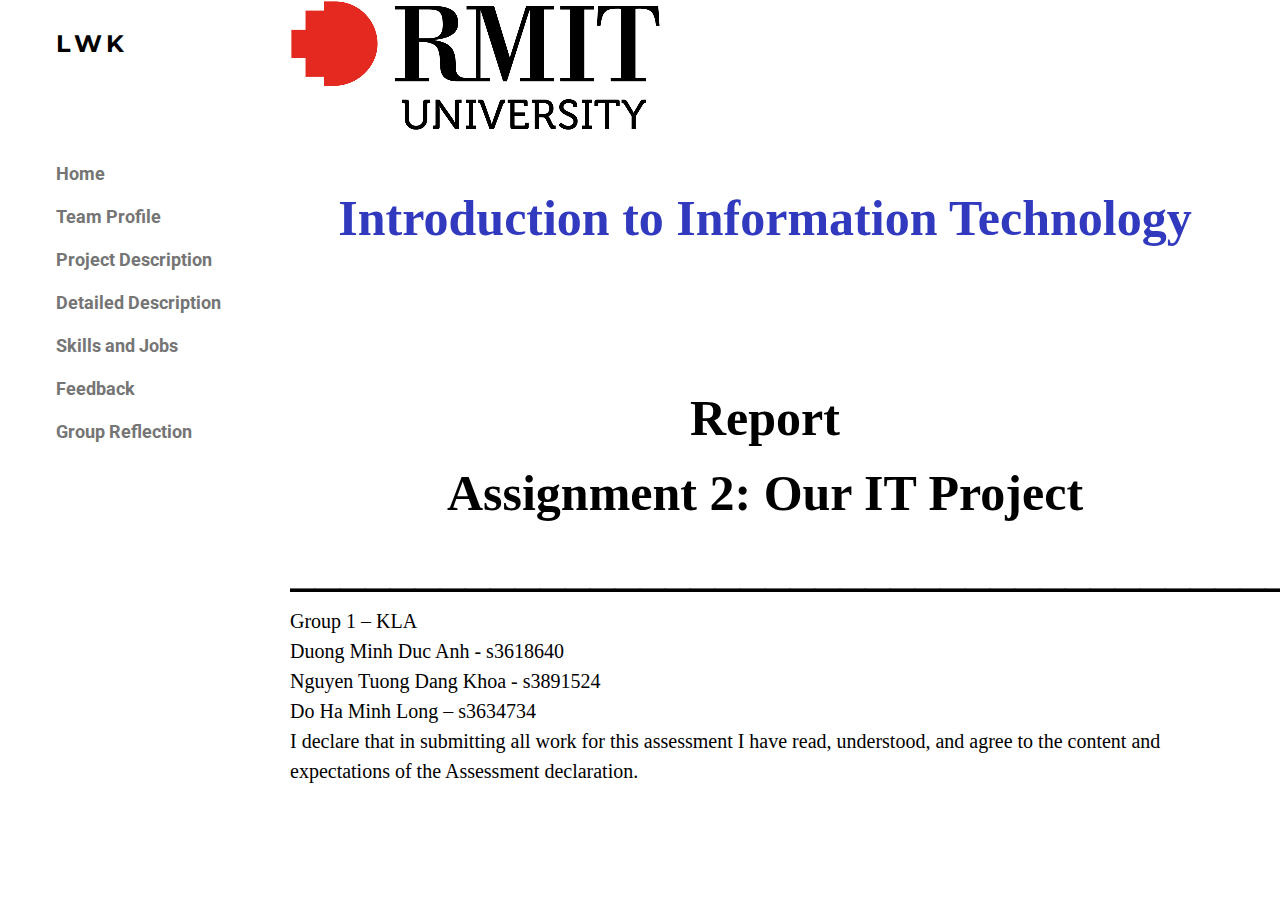
<file: index.html>
<!DOCTYPE html>
<html>
<head>
<title>Our IT Project</title>
<meta charset="UTF-8">
<meta name="viewport" content="width=device-width, initial-scale=1">
<link rel="stylesheet" href="https://www.w3schools.com/w3css/4/w3.css">
<link rel="stylesheet" href="https://fonts.googleapis.com/css?family=Roboto">
<link rel="stylesheet" href="https://fonts.googleapis.com/css?family=Montserrat">
<link rel="stylesheet" href="https://cdnjs.cloudflare.com/ajax/libs/font-awesome/4.7.0/css/font-awesome.min.css">
<link rel="stylesheet" href="style.css">
<link rel="stylesheet" href="app.js">
</head>
<body class="w3-content" style="max-width:1200px">

<!-- Sidebar/menu -->
<nav class="w3-sidebar w3-bar-block w3-white w3-collapse w3-top" style="z-index:3;width:250px" id="mySidebar">
  <div class="w3-container w3-display-container w3-padding-16">
    <i onclick="w3_close()" class="fa fa-remove w3-hide-large w3-button w3-display-topright"></i>
    <h3 class="w3-wide"><b>LWK</b></h3>
  </div>
  <div class="w3-padding-64 w3-large w3-text-grey" style="font-weight:bold">
    <a href="index.html" class="w3-bar-item w3-button">Home</a>
    <a href="profile.html" class="w3-bar-item w3-button">Team Profile</a>
    <a href="prodes.html" class="w3-bar-item w3-button">Project Description</a>
    <a href="detail.html" class="w3-bar-item w3-button">Detailed Description</a>
    <a href="skill.html" class="w3-bar-item w3-button">Skills and Jobs</a>
    <a href="fb.html" class="w3-bar-item w3-button">Feedback</a>
    <a href="reflection.html" class="w3-bar-item w3-button">Group Reflection</a>
  </div>
</nav>


<!-- !PAGE CONTENT! -->
<div class="w3-main" style="margin-left:250px">
  <img src="Picture4.png">
<div class="text">
<p style="color:rgb(49, 58, 190);">Introduction to Information Technology</p><br>

Report<br>
Assignment 2: Our IT Project<br>
________________________________________
<br>
</div>
<div class="text2">
Group 1 – KLA<br>
Duong Minh Duc Anh - s3618640 <br>
Nguyen Tuong Dang Khoa - s3891524 <br>
Do Ha Minh Long – s3634734<br>
I declare that in submitting all work for this assessment I have read, understood, and agree to the content and expectations of the Assessment declaration.<br>
</div>  

 
</div>


</body>
</html>
</file>
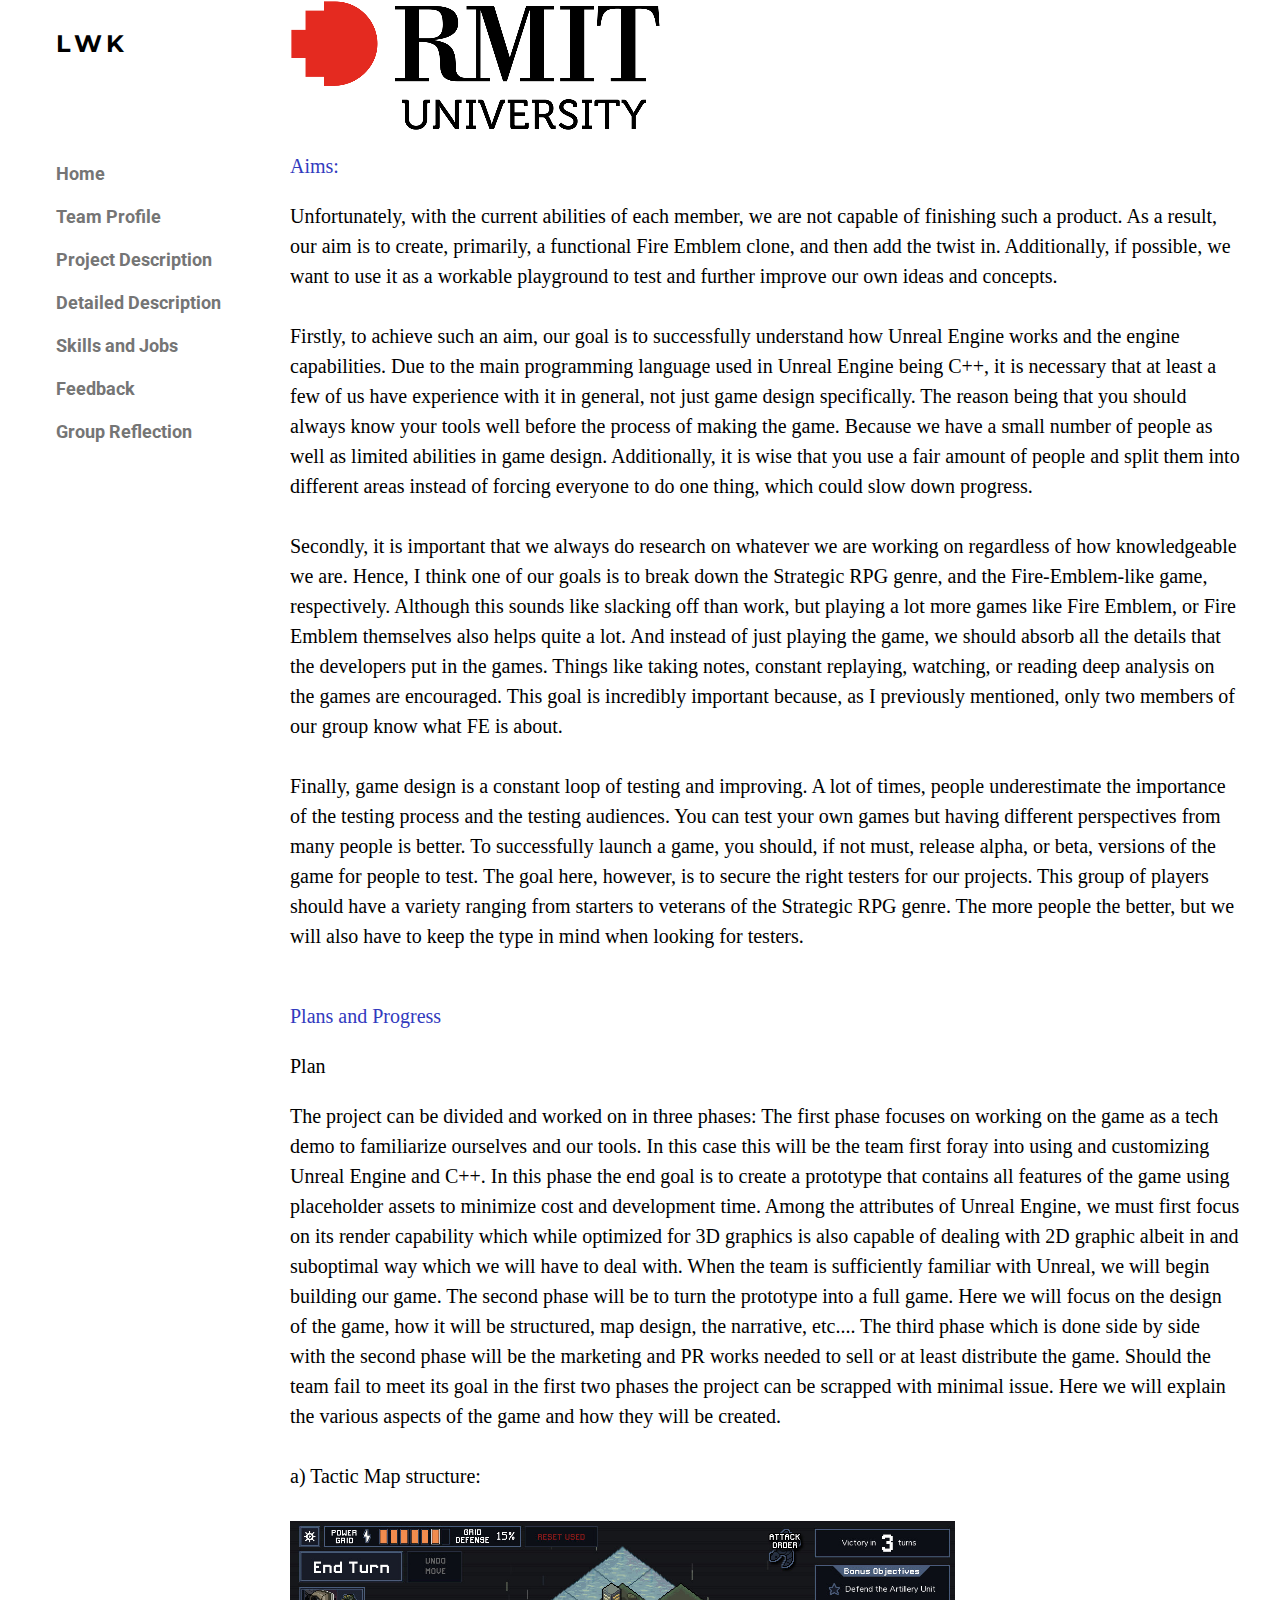
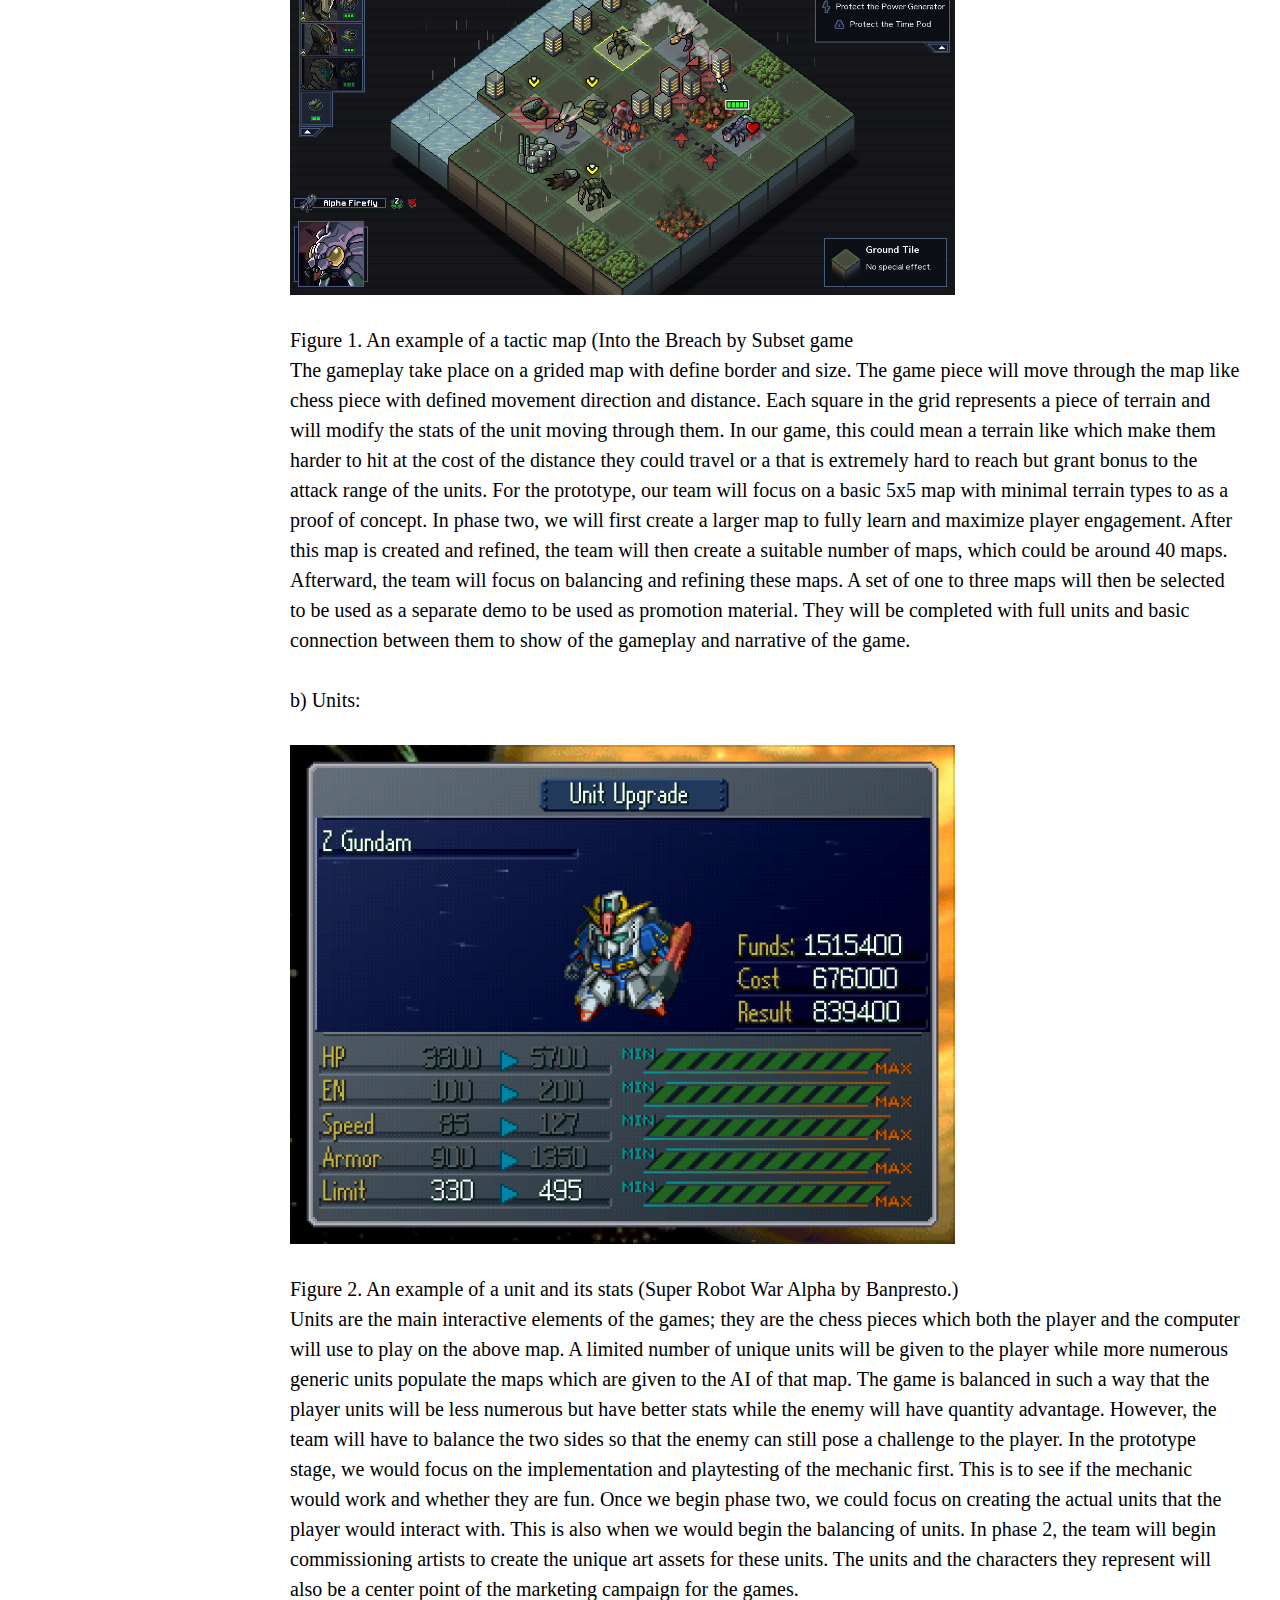
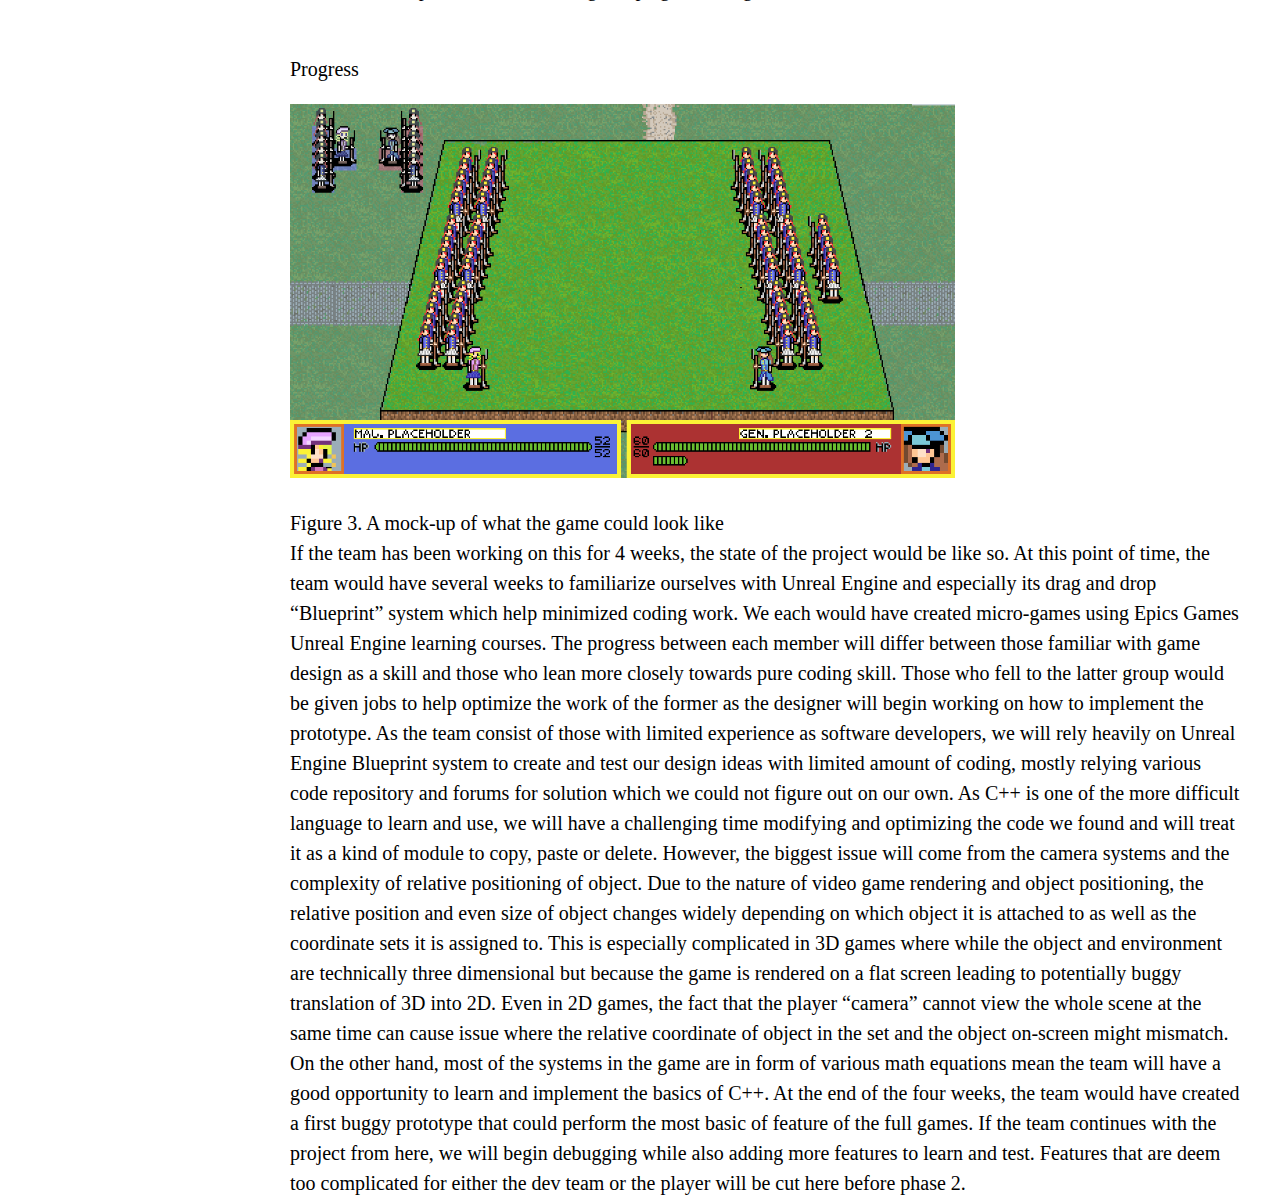
<file: detail.html>
<!DOCTYPE html>
<html>
<head>
<title>Our IT Project</title>
<meta charset="UTF-8">
<meta name="viewport" content="width=device-width, initial-scale=1">
<link rel="stylesheet" href="https://www.w3schools.com/w3css/4/w3.css">
<link rel="stylesheet" href="https://fonts.googleapis.com/css?family=Roboto">
<link rel="stylesheet" href="https://fonts.googleapis.com/css?family=Montserrat">
<link rel="stylesheet" href="https://cdnjs.cloudflare.com/ajax/libs/font-awesome/4.7.0/css/font-awesome.min.css">
<link rel="stylesheet" href="style.css">
<link rel="stylesheet" href="app.js">
</head>
<body class="w3-content" style="max-width:1200px">

<!-- Sidebar/menu -->
<nav class="w3-sidebar w3-bar-block w3-white w3-collapse w3-top" style="z-index:3;width:250px" id="mySidebar">
  <div class="w3-container w3-display-container w3-padding-16">
    <i onclick="w3_close()" class="fa fa-remove w3-hide-large w3-button w3-display-topright"></i>
    <h3 class="w3-wide"><b>LWK</b></h3>
  </div>
  <div class="w3-padding-64 w3-large w3-text-grey" style="font-weight:bold">
    <a href="index.html" class="w3-bar-item w3-button">Home</a>
    <a href="profile.html" class="w3-bar-item w3-button">Team Profile</a>
    <a href="prodes.html" class="w3-bar-item w3-button">Project Description</a>
    <a href="detail.html" class="w3-bar-item w3-button">Detailed Description</a>
    <a href="skill.html" class="w3-bar-item w3-button">Skills and Jobs</a>
    <a href="fb.html" class="w3-bar-item w3-button">Feedback</a>
    <a href="reflection.html" class="w3-bar-item w3-button">Group Reflection</a>
  </div>
</nav>


<!-- !PAGE CONTENT! -->
<div class="w3-main" style="margin-left:250px">
  <img src="Picture4.png">
<div class="text2">
<p style="color:rgb(49, 58, 190);">Aims:</p>

Unfortunately, with the current abilities of each member, we are not capable of finishing such a product. As a result, our aim is to create, primarily, a functional Fire Emblem clone, and then add the twist in. Additionally, if possible, we want to use it as a workable playground to test and further improve our own ideas and concepts. <br><br>
Firstly, to achieve such an aim, our goal is to successfully understand how Unreal Engine works and the engine capabilities. Due to the main programming language used in Unreal Engine being C++, it is necessary that at least a few of us have experience with it in general, not just game design specifically. The reason being that you should always know your tools well before the process of making the game. Because we have a small number of people as well as limited abilities in game design. Additionally, it is wise that you use a fair amount of people and split them into different areas instead of forcing everyone to do one thing, which could slow down progress.  <br><br>
Secondly, it is important that we always do research on whatever we are working on regardless of how knowledgeable we are. Hence, I think one of our goals is to break down the Strategic RPG genre, and the Fire-Emblem-like game, respectively. Although this sounds like slacking off than work, but playing a lot more games like Fire Emblem, or Fire Emblem themselves also helps quite a lot. And instead of just playing the game, we should absorb all the details that the developers put in the games. Things like taking notes, constant replaying, watching, or reading deep analysis on the games are encouraged. This goal is incredibly important because, as I previously mentioned, only two members of our group know what FE is about.<br><br>
Finally, game design is a constant loop of testing and improving. A lot of times, people underestimate the importance of the testing process and the testing audiences. You can test your own games but having different perspectives from many people is better. To successfully launch a game, you should, if not must, release alpha, or beta, versions of the game for people to test. The goal here, however, is to secure the right testers for our projects. This group of players should have a variety ranging from starters to veterans of the Strategic RPG genre. The more people the better, but we will also have to keep the type in mind when looking for testers.<br><br> 
<p style="color:rgb(49, 58, 190);">Plans and Progress</p>
<p>Plan </p>
The project can be divided and worked on in three phases: 
The first phase focuses on working on the game as a tech demo to familiarize ourselves and our tools. In this case this will be the team first foray into using and customizing Unreal Engine and C++. In this phase the end goal is to create a prototype that contains all features of the game using placeholder assets to minimize cost and development time. Among the attributes of Unreal Engine, we must first focus on its render capability which while optimized for 3D graphics is also capable of dealing with 2D graphic albeit in and suboptimal way which we will have to deal with. 
When the team is sufficiently familiar with Unreal, we will begin building our game. The second phase will be to turn the prototype into a full game. Here we will focus on the design of the game, how it will be structured, map design, the narrative, etc....
The third phase which is done side by side with the second phase will be the marketing and PR works needed to sell or at least distribute the game.
Should the team fail to meet its goal in the first two phases the project can be scrapped with minimal issue.
 
Here we will explain the various aspects of the game and how they will be created.<br><br>

a) Tactic Map structure:<br><br>
<img src="1.jpg" style="width: 70%;"><br><br>
Figure 1. An example of a tactic map (Into the Breach by Subset game<br>
The gameplay take place on a grided map with define border and size. The game piece will move through the map like chess piece with defined movement direction and distance. Each square in the grid represents a piece of terrain and will modify the stats of the unit moving through them. In our game, this could mean a terrain like <forest> which make them harder to hit at the cost of the distance they could travel or a <mountain terrain> that is extremely hard to reach but grant bonus to the attack range of the units. For the prototype, our team will focus on a basic 5x5 map with minimal terrain types to as a proof of concept. In phase two, we will first create a larger map to fully learn and maximize player engagement. After this map is created and refined, the team will then create a suitable number of maps, which could be around 40 maps. Afterward, the team will focus on balancing and refining these maps. A set of one to three maps will then be selected to be used as a separate demo to be used as promotion material. They will be completed with full units and basic connection between them to show of the gameplay and narrative of the game.<br><br>
b) Units: <br><br>
<img src="2.png" style="width: 70%;"><br><br>
Figure 2. An example of a unit and its stats (Super Robot War Alpha by Banpresto.)<br>
Units are the main interactive elements of the games; they are the chess pieces which both the player and the computer will use to play on the above map. A limited number of unique units will be given to the player while more numerous generic units populate the maps which are given to the AI of that map. The game is balanced in such a way that the player units will be less numerous but have better stats while the enemy will have quantity advantage. However, the team will have to balance the two sides so that the enemy can still pose a challenge to the player. In the prototype stage, we would focus on the implementation and playtesting of the mechanic first. This is to see if the mechanic would work and whether they are fun. Once we begin phase two, we could focus on creating the actual units that the player would interact with. This is also when we would begin the balancing of units. In phase 2, the team will begin commissioning artists to create the unique art assets for these units. The units and the characters they represent will also be a center point of the marketing campaign for the games. <br><br>

<p>Progress </p>
<img src="3.png" style="width: 70%;"><br><br>

Figure 3. A mock-up of what the game could look like<br>
If the team has been working on this for 4 weeks, the state of the project would be like so. At this point of time, the team would have several weeks to familiarize ourselves with Unreal Engine and especially its drag and drop “Blueprint” system which help minimized coding work. We each would have created micro-games using Epics Games Unreal Engine learning courses. The progress between each member will differ between those familiar with game design as a skill and those who lean more closely towards pure coding skill. Those who fell to the latter group would be given jobs to help optimize the work of the former as the designer will begin working on how to implement the prototype. As the team consist of those with limited experience as software developers, we will rely heavily on Unreal Engine Blueprint system to create and test our design ideas with limited amount of coding, mostly relying various code repository and forums for solution which we could not figure out on our own. As C++ is one of the more difficult language to learn and use, we will have a challenging time modifying and optimizing the code we found and will treat it as a kind of module to copy, paste or delete. However, the biggest issue will come from the camera systems and the complexity of relative positioning of object. Due to the nature of video game rendering and object positioning, the relative position and even size of object changes widely depending on which object it is attached to as well as the coordinate sets it is assigned to. This is especially complicated in 3D games where while the object and environment are technically three dimensional but because the game is rendered on a flat screen leading to potentially buggy translation of 3D into 2D. Even in 2D games, the fact that the player “camera” cannot view the whole scene at the same time can cause issue where the relative coordinate of object in the set and the object on-screen might mismatch. On the other hand, most of the systems in the game are in form of various math equations mean the team will have a good opportunity to learn and implement the basics of C++. At the end of the four weeks, the team would have created a first buggy prototype that could perform the most basic of feature of the full games. If the team continues with the project from here, we will begin debugging while also adding more features to learn and test. Features that are deem too complicated for either the dev team or the player will be cut here before phase 2.




</div>

 
</div>


</body>
</html>
</file>
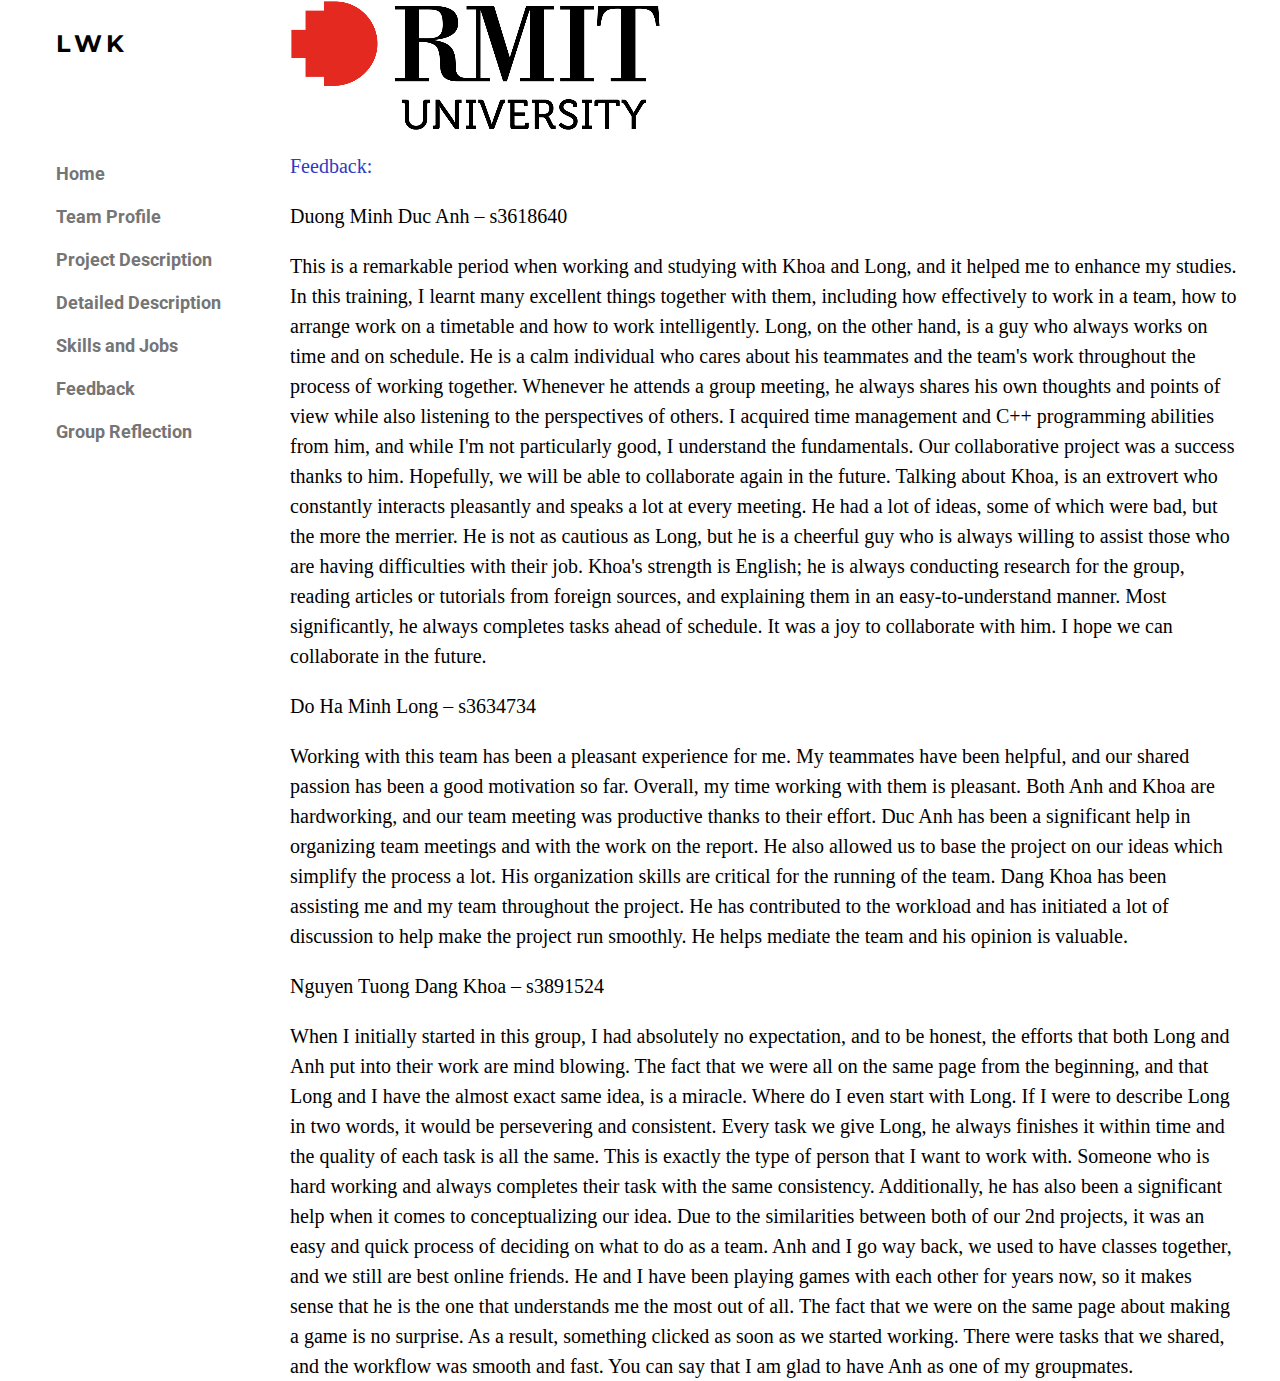
<file: fb.html>
<!DOCTYPE html>
<html>
<head>
<title>Our IT Project</title>
<meta charset="UTF-8">
<meta name="viewport" content="width=device-width, initial-scale=1">
<link rel="stylesheet" href="https://www.w3schools.com/w3css/4/w3.css">
<link rel="stylesheet" href="https://fonts.googleapis.com/css?family=Roboto">
<link rel="stylesheet" href="https://fonts.googleapis.com/css?family=Montserrat">
<link rel="stylesheet" href="https://cdnjs.cloudflare.com/ajax/libs/font-awesome/4.7.0/css/font-awesome.min.css">
<link rel="stylesheet" href="style.css">
<link rel="stylesheet" href="app.js">
</head>
<body class="w3-content" style="max-width:1200px">

<!-- Sidebar/menu -->
<nav class="w3-sidebar w3-bar-block w3-white w3-collapse w3-top" style="z-index:3;width:250px" id="mySidebar">
  <div class="w3-container w3-display-container w3-padding-16">
    <i onclick="w3_close()" class="fa fa-remove w3-hide-large w3-button w3-display-topright"></i>
    <h3 class="w3-wide"><b>LWK</b></h3>
  </div>
  <div class="w3-padding-64 w3-large w3-text-grey" style="font-weight:bold">
    <a href="index.html" class="w3-bar-item w3-button">Home</a>
    <a href="profile.html" class="w3-bar-item w3-button">Team Profile</a>
    <a href="prodes.html" class="w3-bar-item w3-button">Project Description</a>
    <a href="detail.html" class="w3-bar-item w3-button">Detailed Description</a>
    <a href="skill.html" class="w3-bar-item w3-button">Skills and Jobs</a>
    <a href="fb.html" class="w3-bar-item w3-button">Feedback</a>
    <a href="reflection.html" class="w3-bar-item w3-button">Group Reflection</a>
  </div>
</nav>


<!-- !PAGE CONTENT! -->
<div class="w3-main" style="margin-left:250px">
  <img src="Picture4.png">
<div class="text2">
<p style="color:rgb(49, 58, 190);">Feedback:</p>
<p>Duong Minh Duc Anh – s3618640</p>
This is a remarkable period when working and studying with Khoa and Long, and it helped me to enhance my studies. In this training, I learnt many excellent things together with them, including how effectively to work in a team, how to arrange work on a timetable and how to work intelligently.
Long, on the other hand, is a guy who always works on time and on schedule. He is a calm individual who cares about his teammates and the team's work throughout the process of working together. Whenever he attends a group meeting, he always shares his own thoughts and points of view while also listening to the perspectives of others. I acquired time management and C++ programming abilities from him, and while I'm not particularly good, I understand the fundamentals. Our collaborative project was a success thanks to him. Hopefully, we will be able to collaborate again in the future.
Talking about Khoa, is an extrovert who constantly interacts pleasantly and speaks a lot at every meeting. He had a lot of ideas, some of which were bad, but the more the merrier. He is not as cautious as Long, but he is a cheerful guy who is always willing to assist those who are having difficulties with their job. Khoa's strength is English; he is always conducting research for the group, reading articles or tutorials from foreign sources, and explaining them in an easy-to-understand manner. Most significantly, he always completes tasks ahead of schedule. It was a joy to collaborate with him. I hope we can collaborate in the future.
<p>Do Ha Minh Long – s3634734</p>
Working with this team has been a pleasant experience for me. My teammates have been helpful, and our shared passion has been a good motivation so far. Overall, my time working with them is pleasant. Both Anh and Khoa are hardworking, and our team meeting was productive thanks to their effort. 
Duc Anh has been a significant help in organizing team meetings and with the work on the report. He also allowed us to base the project on our ideas which simplify the process a lot. His organization skills are critical for the running of the team.
Dang Khoa has been assisting me and my team throughout the project. He has contributed to the workload and has initiated a lot of discussion to help make the project run smoothly. He helps mediate the team and his opinion is valuable.
<p>Nguyen Tuong Dang Khoa – s3891524</p>
When I initially started in this group, I had absolutely no expectation, and to be honest, the efforts that both Long and Anh put into their work are mind blowing. The fact that we were all on the same page from the beginning, and that Long and I have the almost exact same idea, is a miracle. 
Where do I even start with Long. If I were to describe Long in two words, it would be persevering and consistent. Every task we give Long, he always finishes it within time and the quality of each task is all the same. This is exactly the type of person that I want to work with. Someone who is hard working and always completes their task with the same consistency. Additionally, he has also been a significant help when it comes to conceptualizing our idea. Due to the similarities between both of our 2nd projects, it was an easy and quick process of deciding on what to do as a team. 
Anh and I go way back, we used to have classes together, and we still are best online friends. He and I have been playing games with each other for years now, so it makes sense that he is the one that understands me the most out of all. The fact that we were on the same page about making a game is no surprise. As a result, something clicked as soon as we started working. There were tasks that we shared, and the workflow was smooth and fast. You can say that I am glad to have Anh as one of my groupmates. 


</div>

 
</div>


</body>
</html>
</file>
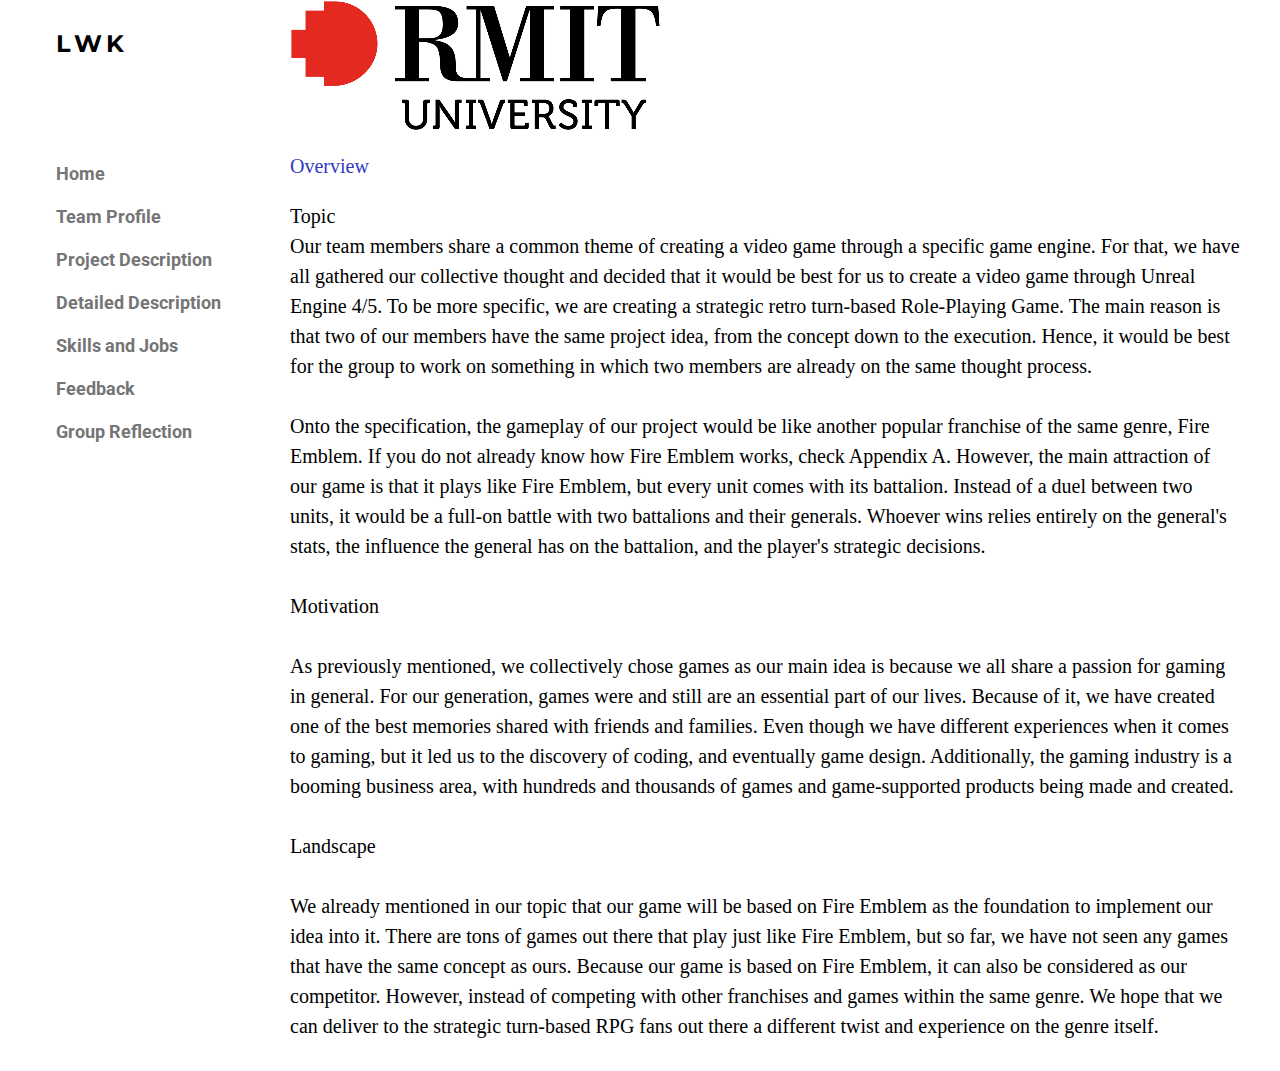
<file: prodes.html>
<!DOCTYPE html>
<html>
<head>
<title>Our IT Project</title>
<meta charset="UTF-8">
<meta name="viewport" content="width=device-width, initial-scale=1">
<link rel="stylesheet" href="https://www.w3schools.com/w3css/4/w3.css">
<link rel="stylesheet" href="https://fonts.googleapis.com/css?family=Roboto">
<link rel="stylesheet" href="https://fonts.googleapis.com/css?family=Montserrat">
<link rel="stylesheet" href="https://cdnjs.cloudflare.com/ajax/libs/font-awesome/4.7.0/css/font-awesome.min.css">
<link rel="stylesheet" href="style.css">
<link rel="stylesheet" href="app.js">
</head>
<body class="w3-content" style="max-width:1200px">

<!-- Sidebar/menu -->
<nav class="w3-sidebar w3-bar-block w3-white w3-collapse w3-top" style="z-index:3;width:250px" id="mySidebar">
  <div class="w3-container w3-display-container w3-padding-16">
    <i onclick="w3_close()" class="fa fa-remove w3-hide-large w3-button w3-display-topright"></i>
    <h3 class="w3-wide"><b>LWK</b></h3>
  </div>
  <div class="w3-padding-64 w3-large w3-text-grey" style="font-weight:bold">
    <a href="index.html" class="w3-bar-item w3-button">Home</a>
    <a href="profile.html" class="w3-bar-item w3-button">Team Profile</a>
    <a href="prodes.html" class="w3-bar-item w3-button">Project Description</a>
    <a href="detail.html" class="w3-bar-item w3-button">Detailed Description</a>
    <a href="skill.html" class="w3-bar-item w3-button">Skills and Jobs</a>
    <a href="fb.html" class="w3-bar-item w3-button">Feedback</a>
    <a href="reflection.html" class="w3-bar-item w3-button">Group Reflection</a>
  </div>
</nav>


<!-- !PAGE CONTENT! -->
<div class="w3-main" style="margin-left:250px">
  <img src="Picture4.png">
<div class="text2">
<p style="color:rgb(49, 58, 190);">Overview</p>
Topic <br>
Our team members share a common theme of creating a video game through a specific game engine. For that, we have all gathered our collective thought and decided that it would be best for us to create a video game through Unreal Engine 4/5. To be more specific, we are creating a strategic retro turn-based Role-Playing Game. The main reason is that two of our members have the same project idea, from the concept down to the execution. Hence, it would be best for the group to work on something in which two members are already on the same thought process.<br><br>
Onto the specification, the gameplay of our project would be like another popular franchise of the same genre, Fire Emblem. If you do not already know how Fire Emblem works, check Appendix A. However, the main attraction of our game is that it plays like Fire Emblem, but every unit comes with its battalion. Instead of a duel between two units, it would be a full-on battle with two battalions and their generals. Whoever wins relies entirely on the general's stats, the influence the general has on the battalion, and the player's strategic decisions. <br><br>
Motivation<br><br>
As previously mentioned, we collectively chose games as our main idea is because we all share a passion for gaming in general. For our generation, games were and still are an essential part of our lives. Because of it, we have created one of the best memories shared with friends and families. Even though we have different experiences when it comes to gaming, but it led us to the discovery of coding, and eventually game design. Additionally, the gaming industry is a booming business area, with hundreds and thousands of games and game-supported products being made and created.<br><br> 
Landscape<br><br>
We already mentioned in our topic that our game will be based on Fire Emblem as the foundation to implement our idea into it. There are tons of games out there that play just like Fire Emblem, but so far, we have not seen any games that have the same concept as ours. Because our game is based on Fire Emblem, it can also be considered as our competitor. However, instead of competing with other franchises and games within the same genre. We hope that we can deliver to the strategic turn-based RPG fans out there a different twist and experience on the genre itself.<br><br>


</div>

 
</div>


</body>
</html>
</file>
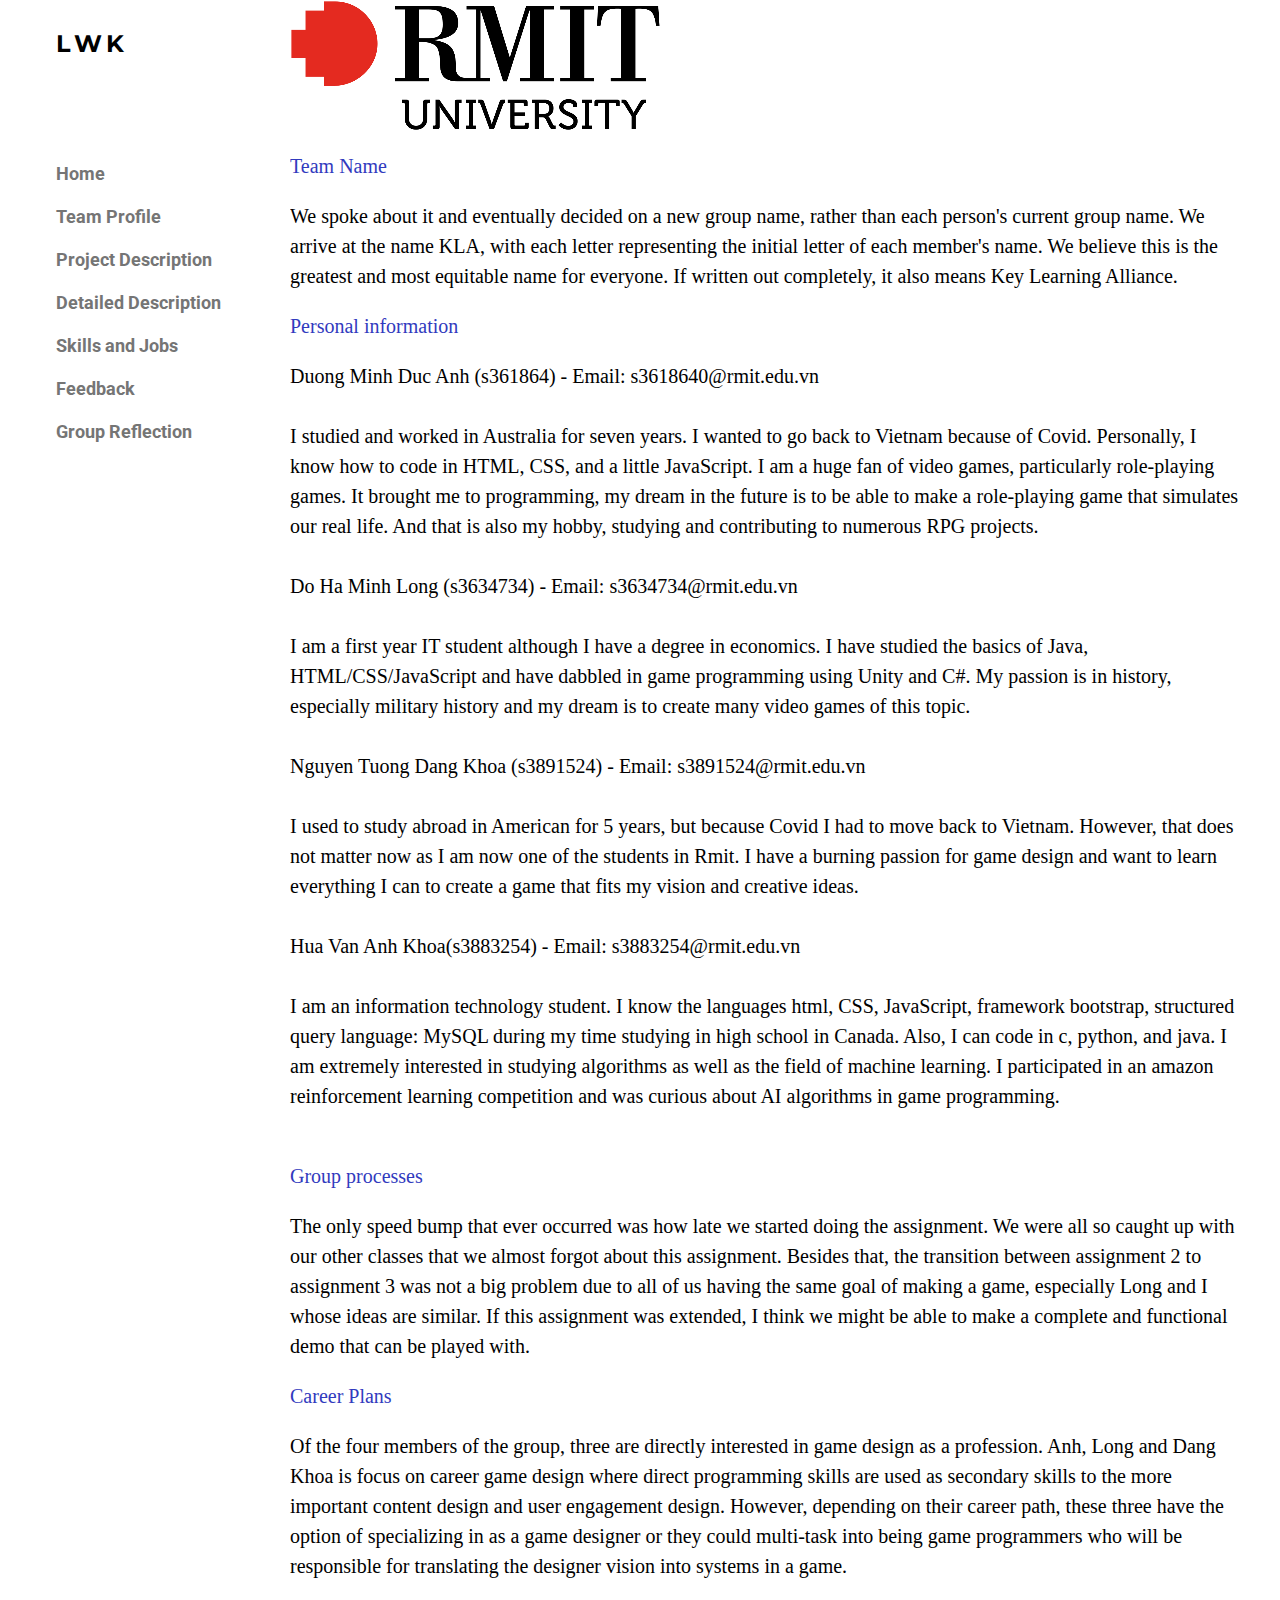
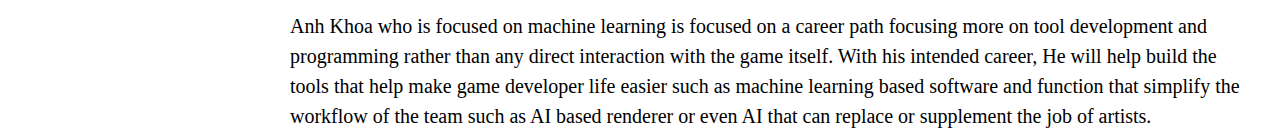
<file: profile.html>
<!DOCTYPE html>
<html>
<head>
<title>Our IT Project</title>
<meta charset="UTF-8">
<meta name="viewport" content="width=device-width, initial-scale=1">
<link rel="stylesheet" href="https://www.w3schools.com/w3css/4/w3.css">
<link rel="stylesheet" href="https://fonts.googleapis.com/css?family=Roboto">
<link rel="stylesheet" href="https://fonts.googleapis.com/css?family=Montserrat">
<link rel="stylesheet" href="https://cdnjs.cloudflare.com/ajax/libs/font-awesome/4.7.0/css/font-awesome.min.css">
<link rel="stylesheet" href="style.css">
<link rel="stylesheet" href="app.js">
</head>
<body class="w3-content" style="max-width:1200px">

<!-- Sidebar/menu -->
<nav class="w3-sidebar w3-bar-block w3-white w3-collapse w3-top" style="z-index:3;width:250px" id="mySidebar">
  <div class="w3-container w3-display-container w3-padding-16">
    <i onclick="w3_close()" class="fa fa-remove w3-hide-large w3-button w3-display-topright"></i>
    <h3 class="w3-wide"><b>LWK</b></h3>
  </div>
  <div class="w3-padding-64 w3-large w3-text-grey" style="font-weight:bold">
    <a href="index.html" class="w3-bar-item w3-button">Home</a>
    <a href="profile.html" class="w3-bar-item w3-button">Team Profile</a>
    <a href="prodes.html" class="w3-bar-item w3-button">Project Description</a>
    <a href="detail.html" class="w3-bar-item w3-button">Detailed Description</a>
    <a href="skill.html" class="w3-bar-item w3-button">Skills and Jobs</a>
    <a href="fb.html" class="w3-bar-item w3-button">Feedback</a>
    <a href="reflection.html" class="w3-bar-item w3-button">Group Reflection</a>
  </div>
</nav>


<!-- !PAGE CONTENT! -->
<div class="w3-main" style="margin-left:250px">
  <img src="Picture4.png">
<div class="text2">
<p style="color:rgb(49, 58, 190);">Team Name</p>

We spoke about it and eventually decided on a new group name, rather than each person's current group name. We arrive at the name KLA, with each letter representing the initial letter of each member's name. We believe this is the greatest and most equitable name for everyone. If written out completely, it also means Key Learning Alliance.
<p style="color:rgb(49, 58, 190);">Personal information</p>

Duong Minh Duc Anh (s361864) - Email: s3618640@rmit.edu.vn<br><br>
I studied and worked in Australia for seven years. I wanted to go back to Vietnam because of Covid. Personally, I know how to code in HTML, CSS, and a little JavaScript. I am a huge fan of video games, particularly role-playing games. It brought me to programming, my dream in the future is to be able to make a role-playing game that simulates our real life. And that is also my hobby, studying and contributing to numerous RPG projects. <br><br>
           Do Ha Minh Long (s3634734) - Email:  s3634734@rmit.edu.vn<br><br>
I am a first year IT student although I have a degree in economics. I have studied the basics of Java, HTML/CSS/JavaScript and have dabbled in game programming using Unity and C#. My passion is in history, especially military history and my dream is to create many video games of this topic.<br><br> 
Nguyen Tuong Dang Khoa (s3891524) - Email: s3891524@rmit.edu.vn<br><br>
I used to study abroad in American for 5 years, but because Covid I had to move back to Vietnam. However, that does not matter now as I am now one of the students in Rmit. I have a burning passion for game design and want to learn everything I can to create a game that fits my vision and creative ideas.<br><br>
Hua Van Anh Khoa(s3883254) - Email: s3883254@rmit.edu.vn<br><br>
I am an information technology student. I know the languages html, CSS, JavaScript, framework bootstrap, structured query language: MySQL during my time studying in high school in Canada. Also, I can code in c, python, and java. I am extremely interested in studying algorithms as well as the field of machine learning. I participated in an amazon reinforcement learning competition and was curious about AI algorithms in game programming.<br><br>

<p style="color:rgb(49, 58, 190);">Group processes</p>

The only speed bump that ever occurred was how late we started doing the assignment. We were all so caught up with our other classes that we almost forgot about this assignment. Besides that, the transition between assignment 2 to assignment 3 was not a big problem due to all of us having the same goal of making a game, especially Long and I whose ideas are similar. If this assignment was extended, I think we might be able to make a complete and functional demo that can be played with. 
<br>
<p style="color:rgb(49, 58, 190);">Career Plans</p>

Of the four members of the group, three are directly interested in game design as a profession. Anh, Long and Dang Khoa is focus on career game design where direct programming skills are used as secondary skills to the more important content design and user engagement design. However, depending on their career path, these three have the option of specializing in as a game designer or they could multi-task into being game programmers who will be responsible for translating the designer vision into systems in a game.
<br><br>
Anh Khoa who is focused on machine learning is focused on a career path focusing more on tool development and programming rather than any direct interaction with the game itself. With his intended career, He will help build the tools that help make game developer life easier such as machine learning based software and function that simplify the workflow of the team such as AI based renderer or even AI that can replace or supplement the job of artists.


</div>

 
</div>


</body>
</html>
</file>
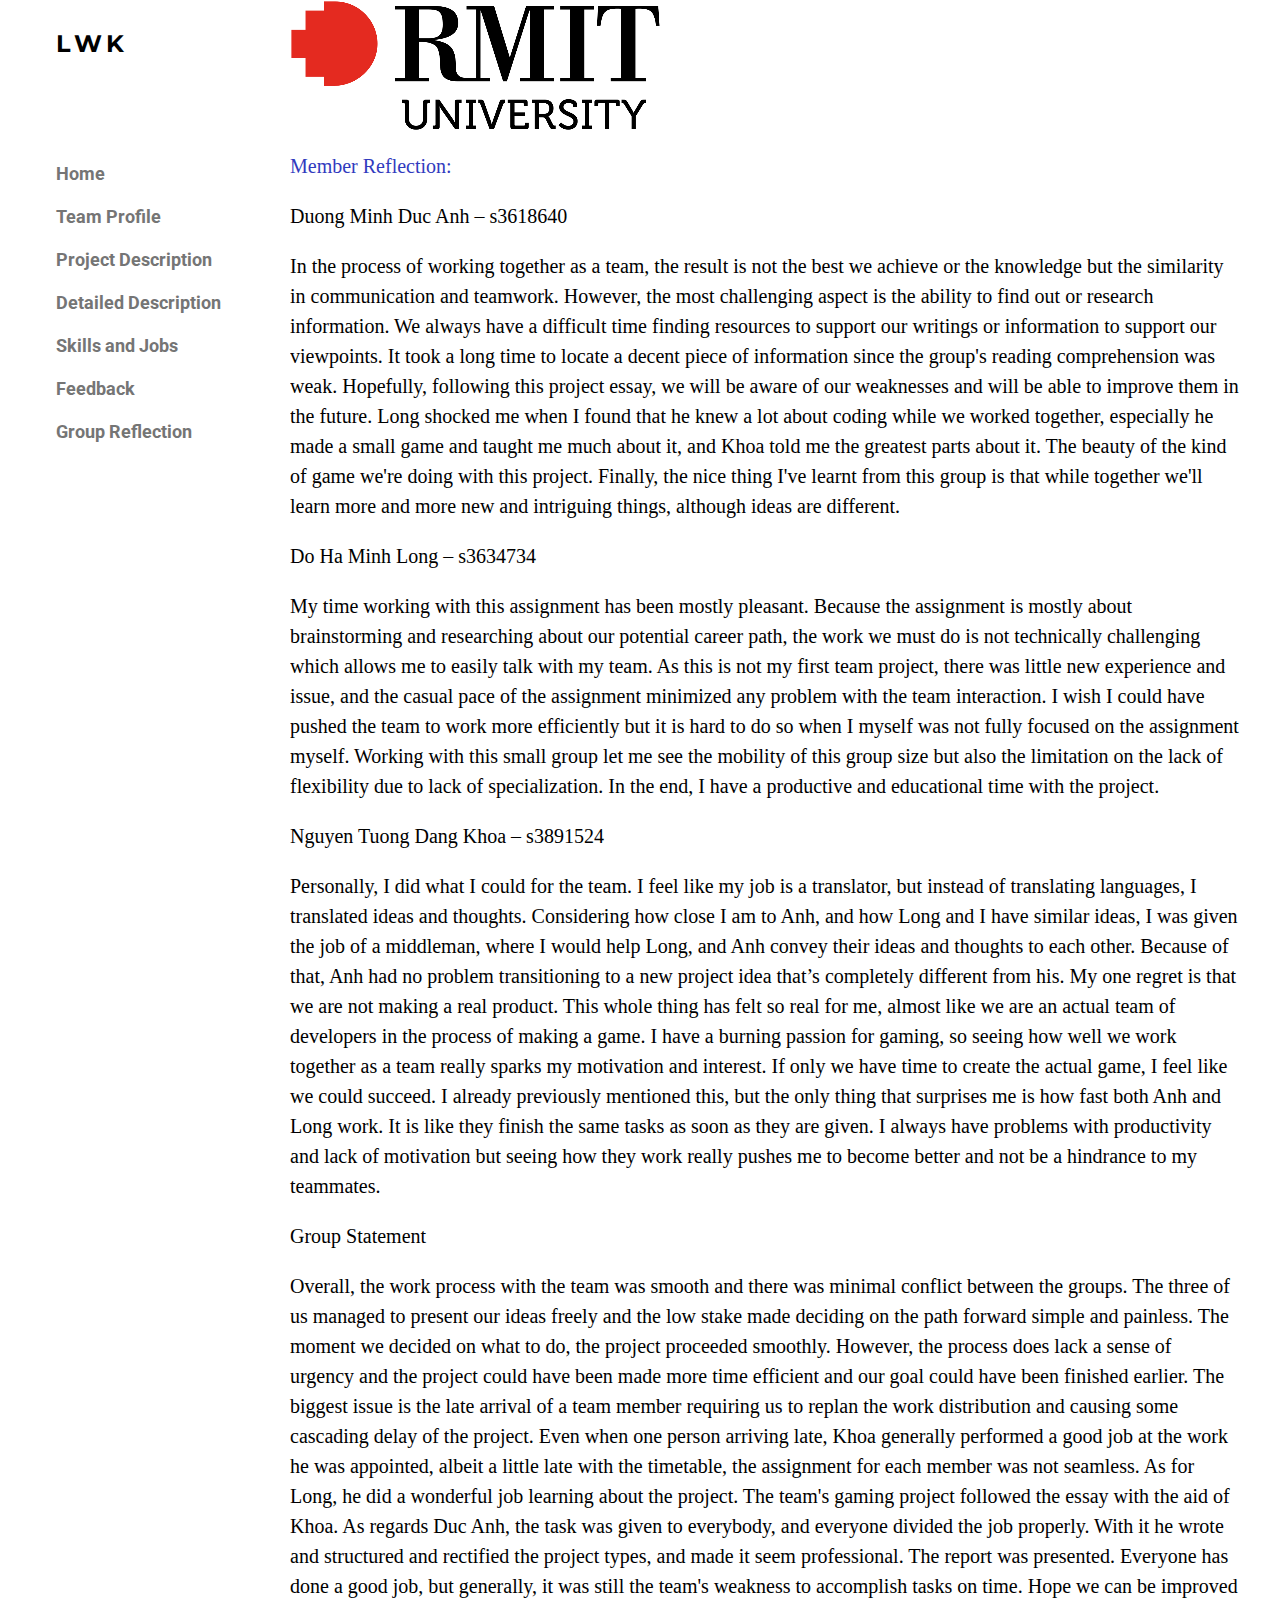
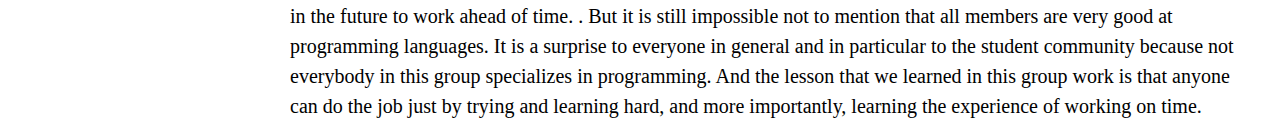
<file: reflection.html>
<!DOCTYPE html>
<html>
<head>
<title>Our IT Project</title>
<meta charset="UTF-8">
<meta name="viewport" content="width=device-width, initial-scale=1">
<link rel="stylesheet" href="https://www.w3schools.com/w3css/4/w3.css">
<link rel="stylesheet" href="https://fonts.googleapis.com/css?family=Roboto">
<link rel="stylesheet" href="https://fonts.googleapis.com/css?family=Montserrat">
<link rel="stylesheet" href="https://cdnjs.cloudflare.com/ajax/libs/font-awesome/4.7.0/css/font-awesome.min.css">
<link rel="stylesheet" href="style.css">
<link rel="stylesheet" href="app.js">
</head>
<body class="w3-content" style="max-width:1200px">

<!-- Sidebar/menu -->
<nav class="w3-sidebar w3-bar-block w3-white w3-collapse w3-top" style="z-index:3;width:250px" id="mySidebar">
  <div class="w3-container w3-display-container w3-padding-16">
    <i onclick="w3_close()" class="fa fa-remove w3-hide-large w3-button w3-display-topright"></i>
    <h3 class="w3-wide"><b>LWK</b></h3>
  </div>
  <div class="w3-padding-64 w3-large w3-text-grey" style="font-weight:bold">
    <a href="index.html" class="w3-bar-item w3-button">Home</a>
    <a href="profile.html" class="w3-bar-item w3-button">Team Profile</a>
    <a href="prodes.html" class="w3-bar-item w3-button">Project Description</a>
    <a href="detail.html" class="w3-bar-item w3-button">Detailed Description</a>
    <a href="skill.html" class="w3-bar-item w3-button">Skills and Jobs</a>
    <a href="fb.html" class="w3-bar-item w3-button">Feedback</a>
    <a href="reflection.html" class="w3-bar-item w3-button">Group Reflection</a>
  </div>
</nav>


<!-- !PAGE CONTENT! -->
<div class="w3-main" style="margin-left:250px">
  <img src="Picture4.png">
<div class="text2">
<p style="color:rgb(49, 58, 190);">Member Reflection:</p>

<p>Duong Minh Duc Anh – s3618640</p>
In the process of working together as a team, the result is not the best we achieve or the knowledge but the similarity in communication and teamwork. However, the most challenging aspect is the ability to find out or research information. We always have a difficult time finding resources to support our writings or information to support our viewpoints. It took a long time to locate a decent piece of information since the group's reading comprehension was weak. Hopefully, following this project essay, we will be aware of our weaknesses and will be able to improve them in the future. Long shocked me when I found that he knew a lot about coding while we worked together, especially he made a small game and taught me much about it, and Khoa told me the greatest parts about it. The beauty of the kind of game we're doing with this project. Finally, the nice thing I've learnt from this group is that while together we'll learn more and more new and intriguing things, although ideas are different.
<p>Do Ha Minh Long – s3634734</p>
My time working with this assignment has been mostly pleasant. Because the assignment is mostly about brainstorming and researching about our potential career path, the work we must do is not technically challenging which allows me to easily talk with my team. As this is not my first team project, there was little new experience and issue, and the casual pace of the assignment minimized any problem with the team interaction. I wish I could have pushed the team to work more efficiently but it is hard to do so when I myself was not fully focused on the assignment myself. Working with this small group let me see the mobility of this group size but also the limitation on the lack of flexibility due to lack of specialization. In the end, I have a productive and educational time with the project.
<p>Nguyen Tuong Dang Khoa – s3891524</p>
Personally, I did what I could for the team. I feel like my job is a translator, but instead of translating languages, I translated ideas and thoughts. Considering how close I am to Anh, and how Long and I have similar ideas, I was given the job of a middleman, where I would help Long, and Anh convey their ideas and thoughts to each other. Because of that, Anh had no problem transitioning to a new project idea that’s completely different from his. My one regret is that we are not making a real product. This whole thing has felt so real for me, almost like we are an actual team of developers in the process of making a game. I have a burning passion for gaming, so seeing how well we work together as a team really sparks my motivation and interest. If only we have time to create the actual game, I feel like we could succeed. I already previously mentioned this, but the only thing that surprises me is how fast both Anh and Long work. It is like they finish the same tasks as soon as they are given. I always have problems with productivity and lack of motivation but seeing how they work really pushes me to become better and not be a hindrance to my teammates. 
<p>Group Statement</p>
Overall, the work process with the team was smooth and there was minimal conflict between the groups. The three of us managed to present our ideas freely and the low stake made deciding on the path forward simple and painless. The moment we decided on what to do, the project proceeded smoothly. However, the process does lack a sense of urgency and the project could have been made more time efficient and our goal could have been finished earlier. The biggest issue is the late arrival of a team member requiring us to replan the work distribution and causing some cascading delay of the project. Even when one person arriving late, Khoa generally performed a good job at the work he was appointed, albeit a little late with the timetable, the assignment for each member was not seamless. As for Long, he did a wonderful job learning about the project. The team's gaming project followed the essay with the aid of Khoa. As regards Duc Anh, the task was given to everybody, and everyone divided the job properly. With it he wrote and structured and rectified the project types, and made it seem professional. The report was presented. Everyone has done a good job, but generally, it was still the team's weakness to accomplish tasks on time. Hope we can be improved in the future to work ahead of time. . But it is still impossible not to mention that all members are very good at programming languages.  It is a surprise to everyone in general and in particular to the student community because not everybody in this group specializes in programming. And the lesson that we learned in this group work is that anyone can do the job just by trying and learning hard, and more importantly, learning the experience of working on time.


</div>

 
</div>


</body>
</html>
</file>
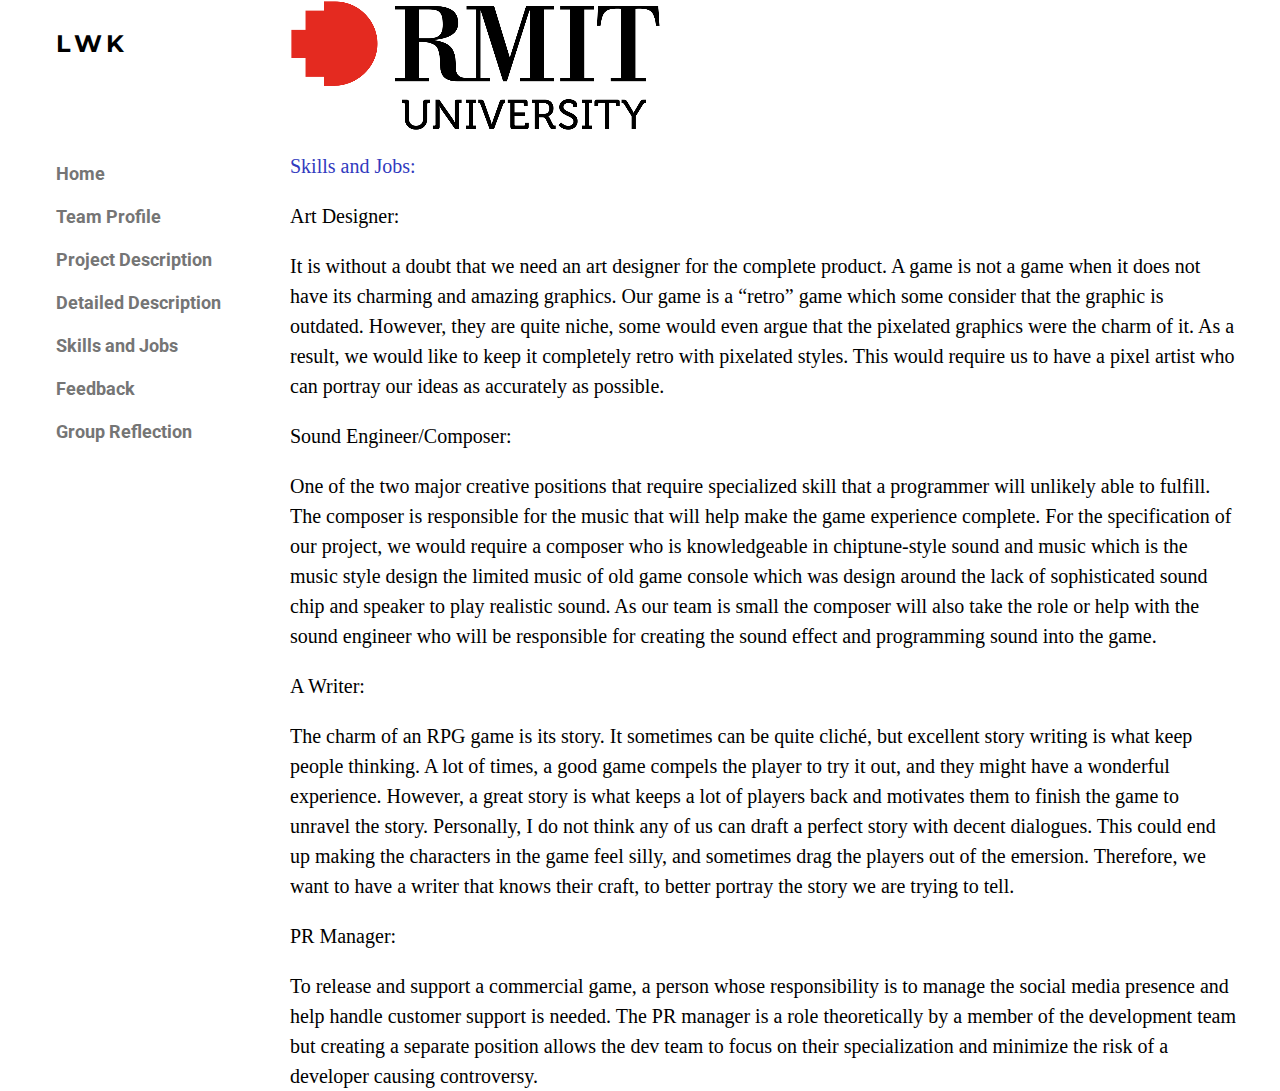
<file: skill.html>
<!DOCTYPE html>
<html>
<head>
<title>Our IT Project</title>
<meta charset="UTF-8">
<meta name="viewport" content="width=device-width, initial-scale=1">
<link rel="stylesheet" href="https://www.w3schools.com/w3css/4/w3.css">
<link rel="stylesheet" href="https://fonts.googleapis.com/css?family=Roboto">
<link rel="stylesheet" href="https://fonts.googleapis.com/css?family=Montserrat">
<link rel="stylesheet" href="https://cdnjs.cloudflare.com/ajax/libs/font-awesome/4.7.0/css/font-awesome.min.css">
<link rel="stylesheet" href="style.css">
<link rel="stylesheet" href="app.js">
</head>
<body class="w3-content" style="max-width:1200px">

<!-- Sidebar/menu -->
<nav class="w3-sidebar w3-bar-block w3-white w3-collapse w3-top" style="z-index:3;width:250px" id="mySidebar">
  <div class="w3-container w3-display-container w3-padding-16">
    <i onclick="w3_close()" class="fa fa-remove w3-hide-large w3-button w3-display-topright"></i>
    <h3 class="w3-wide"><b>LWK</b></h3>
  </div>
  <div class="w3-padding-64 w3-large w3-text-grey" style="font-weight:bold">
    <a href="index.html" class="w3-bar-item w3-button">Home</a>
    <a href="profile.html" class="w3-bar-item w3-button">Team Profile</a>
    <a href="prodes.html" class="w3-bar-item w3-button">Project Description</a>
    <a href="detail.html" class="w3-bar-item w3-button">Detailed Description</a>
    <a href="skill.html" class="w3-bar-item w3-button">Skills and Jobs</a>
    <a href="fb.html" class="w3-bar-item w3-button">Feedback</a>
    <a href="reflection.html" class="w3-bar-item w3-button">Group Reflection</a>
  </div>
</nav>


<!-- !PAGE CONTENT! -->
<div class="w3-main" style="margin-left:250px">
  <img src="Picture4.png">
<div class="text2">
<p style="color:rgb(49, 58, 190);">Skills and Jobs:</p>
<p>Art Designer:</p>
It is without a doubt that we need an art designer for the complete product. A game is not a game when it does not have its charming and amazing graphics. Our game is a “retro” game which some consider that the graphic is outdated. However, they are quite niche, some would even argue that the pixelated graphics were the charm of it. As a result, we would like to keep it completely retro with pixelated styles. This would require us to have a pixel artist who can portray our ideas as accurately as possible.
<p>Sound Engineer/Composer:</p>
One of the two major creative positions that require specialized skill that a programmer will unlikely able to fulfill. The composer is responsible for the music that will help make the game experience complete. For the specification of our project, we would require a composer who is knowledgeable in chiptune-style sound and music which is the music style design the limited music of old game console which was design around the lack of sophisticated sound chip and speaker to play realistic sound. As our team is small the composer will also take the role or help with the sound engineer who will be responsible for creating the sound effect and programming sound into the game. 
<p>A Writer:</p>
The charm of an RPG game is its story. It sometimes can be quite cliché, but excellent story writing is what keep people thinking. A lot of times, a good game compels the player to try it out, and they might have a wonderful experience. However, a great story is what keeps a lot of players back and motivates them to finish the game to unravel the story. Personally, I do not think any of us can draft a perfect story with decent dialogues. This could end up making the characters in the game feel silly, and sometimes drag the players out of the emersion. Therefore, we want to have a writer that knows their craft, to better portray the story we are trying to tell.
<p>PR Manager:</p>
To release and support a commercial game, a person whose responsibility is to manage the social media presence and help handle customer support is needed. The PR manager is a role theoretically by a member of the development team but creating a separate position allows the dev team to focus on their specialization and minimize the risk of a developer causing controversy.


</div>

 
</div>


</body>
</html>
</file>
<file: style.css>
.w3-sidebar a {
  font-family: "Roboto", sans-serif;
}
body,
h1,
h2,
h3,
h4,
h5,
h6,
.w3-wide {
  font-family: "Montserrat", sans-serif;
}
.text {
  text-align: center;
  font-size: 50px;
  font-weight: bold;
  font-family: "Times New Roman", Times, serif;
}
.text2 {
  font-size: 20px;

  font-family: "Times New Roman", Times, serif;
}
</file>
